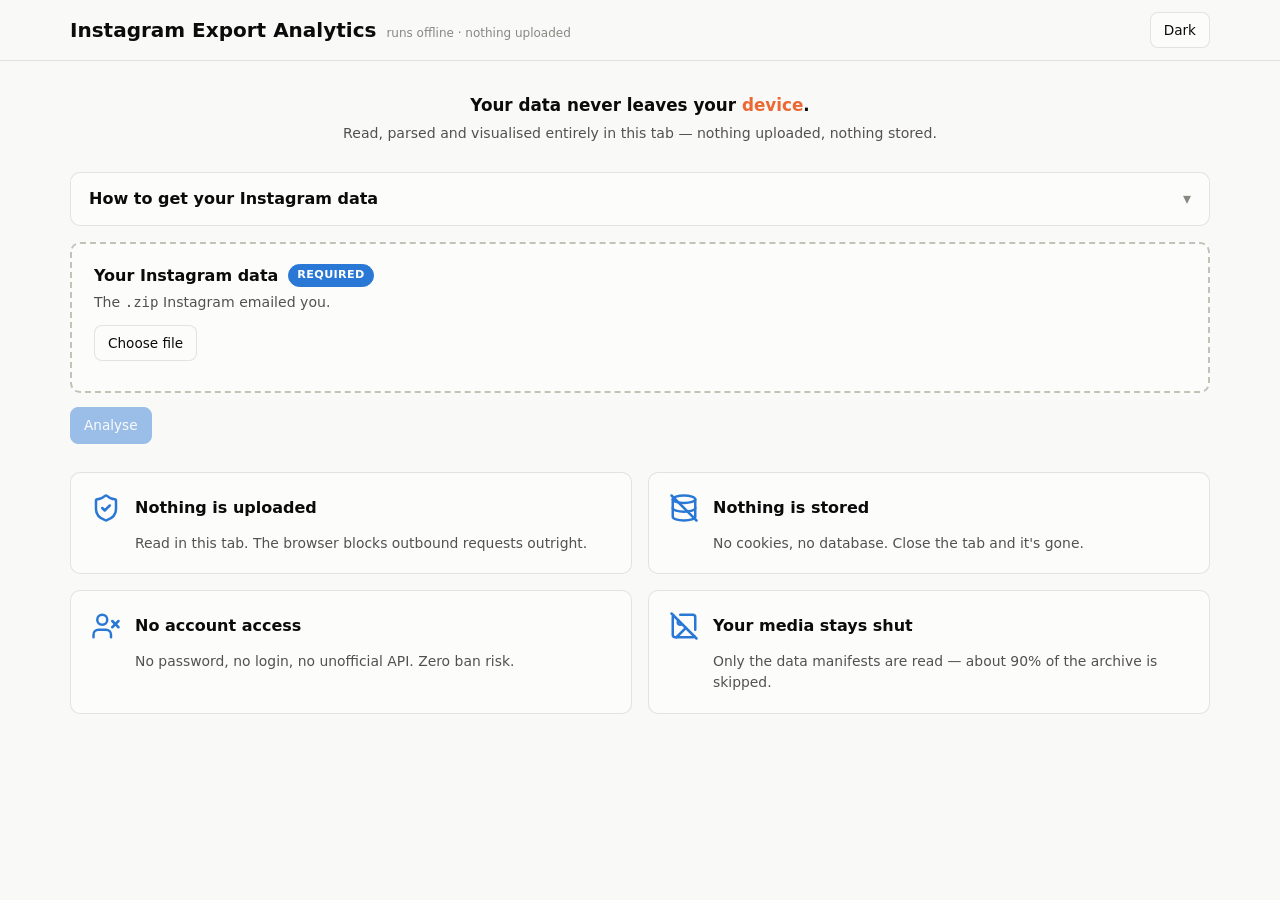
<file: insta-web-analytics/src/index.html>
<!doctype html>
<html lang="en">
<head>
<meta charset="utf-8">
<meta name="viewport" content="width=device-width, initial-scale=1">
<title>Instagram Export Analytics — offline, private</title>
<meta name="description" content="Turn your official Instagram data into a dashboard. Runs entirely in your browser: nothing is uploaded, nothing is stored.">
<meta name="color-scheme" content="light dark">

<!--
  connect-src 'none' is the guarantee worth reading twice: the browser itself
  blocks any network request this page might attempt, so "your data never
  leaves your machine" is enforced rather than merely promised. Verify it by
  opening DevTools → Network and processing an export — there are no entries.
-->
<meta http-equiv="Content-Security-Policy" content="
  default-src 'none';
  script-src 'self' 'unsafe-inline' blob:;
  worker-src 'self' blob:;
  style-src 'self' 'unsafe-inline';
  img-src 'self' data: blob:;
  font-src 'self';
  manifest-src 'self';
  connect-src 'none';
  form-action 'none';
  base-uri 'none'">

<link rel="stylesheet" href="css/base.css">
<link rel="manifest" href="manifest.webmanifest">
<link rel="icon" href="data:image/svg+xml,<svg xmlns='http://www.w3.org/2000/svg' viewBox='0 0 100 100'><text y='.9em' font-size='90'>📊</text></svg>">
</head>
<body>

<header class="topbar">
  <div class="topbar-inner">
    <div class="brand">
      <h1>Instagram Export Analytics</h1>
      <small>runs offline · nothing uploaded</small>
    </div>
    <button class="btn" id="theme" type="button">Dark</button>
  </div>
</header>

<main class="shell">

  <!-- ── intake ────────────────────────────────────────────────────────── -->
  <div id="intro" class="intro">

    <p class="claim-note">
      <span class="claim-lead">Your data never leaves your <span class="hl">device</span>.</span>
      <span class="claim-sub">Read, parsed and visualised entirely in this tab — nothing uploaded, nothing stored.</span>
    </p>

    <details class="steps-panel" id="steps">
      <summary>How to get your Instagram data</summary>
      <p class="sub">Instagram sends it by email, usually within a few hours.</p>
      <ol class="steps">
        <li>Instagram → your profile → <kbd>Settings</kbd> → <kbd>Accounts Centre</kbd>.</li>
        <li><kbd>Your information and permissions</kbd> → <kbd>Export your information</kbd>.</li>
        <li><kbd>Create export</kbd>, then choose your Instagram account.</li>
        <li><kbd>Export to device</kbd>.</li>
        <li>
          Set date range to the <kbd>complete timeline</kbd> — <strong>not</strong> "past year".
          <span class="hint">A shorter range gives you only the followers you gained inside it, while
            your following list stays complete — so the two can't be compared. Format JSON, media
            quality Low: photos and videos are never opened, so a smaller file works identically.</span>
        </li>
        <li>Submit, then wait for the email.</li>
        <li>Drop the <kbd>.zip</kbd> below, exactly as it arrived.</li>
      </ol>
    </details>

    <div class="intake">
      <section class="dropzone" id="drop-zip" aria-labelledby="drop-zip-title">
        <p class="dropzone-head">
          <span class="dropzone-title" id="drop-zip-title">Your Instagram data</span>
          <span class="badge badge--required">Required</span>
        </p>
        <p class="dropzone-hint">The <kbd>.zip</kbd> Instagram emailed you.</p>
        <div class="dropzone-actions">
          <button class="btn" id="choose-zip" type="button">Choose file</button>
        </div>
        <input id="pick-zip" type="file" accept=".zip" hidden>
        <div class="chips" id="chosen-zip"></div>
      </section>

      <section class="dropzone" id="drop-history" aria-labelledby="drop-history-title" hidden>
        <p class="dropzone-head">
          <span class="dropzone-title" id="drop-history-title">Compare with your last analysis</span>
          <span class="badge">Optional</span>
        </p>
        <p class="dropzone-hint">
          Not your first time here? Upload the <kbd>insta-history-*.json</kbd> you downloaded before.
        </p>
        <div class="dropzone-actions">
          <button class="btn" id="choose-history" type="button">Choose file</button>
        </div>
        <input id="pick-history" type="file" accept=".json" hidden>
        <div class="chips" id="chosen-history"></div>
      </section>
    </div>

    <div class="dropzone-actions dropzone-actions--start analyse-row">
      <button class="btn btn-primary" id="analyse" type="button" disabled>Analyse</button>
    </div>

    <div class="progress" id="progress" hidden>
      <div class="progress-track"><div class="progress-fill" id="progress-fill"></div></div>
      <p class="progress-label" id="progress-label"></p>
    </div>

    <div id="intake-error" hidden></div>

    <div class="features">
      <div class="feature-tile">
        <div class="feature-head">
          <svg class="feature-icon" viewBox="0 0 24 24" fill="none" stroke="currentColor" stroke-width="2" stroke-linecap="round" stroke-linejoin="round" aria-hidden="true">
            <path d="M20 13c0 5-3.5 7.5-7.66 8.95a1 1 0 0 1-.67-.01C7.5 20.5 4 18 4 13V6a1 1 0 0 1 1-1c2 0 4.5-1.2 6.24-2.72a1.17 1.17 0 0 1 1.52 0C14.51 3.81 17 5 19 5a1 1 0 0 1 1 1z"/>
            <path d="m9 12 2 2 4-4"/>
          </svg>
          <h3>Nothing is uploaded</h3>
        </div>
        <p>Read in this tab. The browser blocks outbound requests outright.</p>
      </div>
      <div class="feature-tile">
        <div class="feature-head">
          <svg class="feature-icon" viewBox="0 0 24 24" fill="none" stroke="currentColor" stroke-width="2" stroke-linecap="round" stroke-linejoin="round" aria-hidden="true">
            <ellipse cx="12" cy="5" rx="9" ry="3"/>
            <path d="M3 5v14a9 3 0 0 0 18 0V5"/>
            <path d="M3 12a9 3 0 0 0 18 0"/>
            <line x1="2" y1="2" x2="22" y2="22"/>
          </svg>
          <h3>Nothing is stored</h3>
        </div>
        <p>No cookies, no database. Close the tab and it's gone.</p>
      </div>
      <div class="feature-tile">
        <div class="feature-head">
          <svg class="feature-icon" viewBox="0 0 24 24" fill="none" stroke="currentColor" stroke-width="2" stroke-linecap="round" stroke-linejoin="round" aria-hidden="true">
            <path d="M16 21v-2a4 4 0 0 0-4-4H6a4 4 0 0 0-4 4v2"/>
            <circle cx="9" cy="7" r="4"/>
            <line x1="17" y1="8" x2="22" y2="13"/><line x1="22" y1="8" x2="17" y2="13"/>
          </svg>
          <h3>No account access</h3>
        </div>
        <p>No password, no login, no unofficial API. Zero ban risk.</p>
      </div>
      <div class="feature-tile">
        <div class="feature-head">
          <svg class="feature-icon" viewBox="0 0 24 24" fill="none" stroke="currentColor" stroke-width="2" stroke-linecap="round" stroke-linejoin="round" aria-hidden="true">
            <line x1="2" y1="2" x2="22" y2="22"/>
            <path d="M10.41 10.41a2 2 0 1 1-2.83-2.83"/>
            <line x1="13.5" y1="13.5" x2="6" y2="21"/>
            <path d="M3.59 3.59A2 2 0 0 0 3 5v14a2 2 0 0 0 2 2h14c.55 0 1.05-.22 1.41-.59"/>
            <path d="M21 15V5a2 2 0 0 0-2-2H9"/>
          </svg>
          <h3>Your media stays shut</h3>
        </div>
        <p>Only the data manifests are read — about 90% of the archive is skipped.</p>
      </div>
    </div>
  </div>

  <!-- ── dashboard ─────────────────────────────────────────────────────── -->
  <div id="dashboard" hidden>
    <!-- Navigation, not a tablist: the bar groups sections behind menus (see
         GROUPS in main.js) and a tablist may only contain tabs. -->
    <div class="tabs" id="tabs" role="navigation" aria-label="Analysis sections"></div>
    <div id="panel" role="region" aria-label="Analysis" tabindex="0"></div>
    <div class="reminder" id="reminder" hidden></div>
  </div>

</main>

<script type="module" src="js/main.js"></script>
</body>
</html>
</file>
<file: insta-web-analytics/src/css/base.css>
/* base.css — design tokens, layout primitives, theming.
 *
 * Palette values come from the validated reference instance: the categorical
 * slots clear the CVD, chroma, lightness and normal-vision gates in both modes
 * (worst adjacent pair ΔE 9.2 light / 9.4 dark). Light-mode aqua sits below
 * 3:1 on the surface, so charts using it must ship the table view — that is
 * why every chart card has a table toggle rather than it being optional. */

:root {
  color-scheme: light;

  --surface-1: #fcfcfb;
  --plane: #f9f9f7;
  --text-primary: #0b0b0b;
  --text-secondary: #52514e;
  --text-muted: #898781;
  --gridline: #e1e0d9;
  --baseline: #c3c2b7;
  --border: rgba(11, 11, 11, 0.1);
  --shadow: 0 1px 2px rgba(11, 11, 11, 0.04), 0 4px 16px rgba(11, 11, 11, 0.04);

  --series-1: #2a78d6;
  --series-2: #eb6834;
  --series-3: #1baf7a;

  /* Sequential blue, light→dark, for the activity heatmap. */
  --seq-100: #cde2fb;
  --seq-250: #86b6ef;
  --seq-400: #3987e5;
  --seq-550: #1c5cab;
  --seq-700: #0d366b;

  --good: #0ca30c;
  --warning: #fab219;
  --serious: #ec835a;
  --critical: #d03b3b;
  --success-text: #006300;

  --radius: 10px;
  --gap: 16px;
  --sans: system-ui, -apple-system, 'Segoe UI', sans-serif;
  --mono: ui-monospace, SFMono-Regular, Menlo, Consolas, monospace;
}

@media (prefers-color-scheme: dark) {
  :root:not([data-theme='light']) {
    color-scheme: dark;
    --surface-1: #1a1a19;
    --plane: #0d0d0d;
    --text-primary: #ffffff;
    --text-secondary: #c3c2b7;
    --text-muted: #898781;
    --gridline: #2c2c2a;
    --baseline: #383835;
    --border: rgba(255, 255, 255, 0.1);
    --shadow: none;
    --series-1: #3987e5;
    --series-2: #d95926;
    --series-3: #199e70;
    --seq-100: #0d366b;
    --seq-250: #184f95;
    --seq-400: #256abf;
    --seq-550: #3987e5;
    --seq-700: #86b6ef;
    --success-text: #0ca30c;
  }
}

:root[data-theme='dark'] {
  color-scheme: dark;
  --surface-1: #1a1a19;
  --plane: #0d0d0d;
  --text-primary: #ffffff;
  --text-secondary: #c3c2b7;
  --text-muted: #898781;
  --gridline: #2c2c2a;
  --baseline: #383835;
  --border: rgba(255, 255, 255, 0.1);
  --shadow: none;
  --series-1: #3987e5;
  --series-2: #d95926;
  --series-3: #199e70;
  --seq-100: #0d366b;
  --seq-250: #184f95;
  --seq-400: #256abf;
  --seq-550: #3987e5;
  --seq-700: #86b6ef;
  --success-text: #0ca30c;
}

* { box-sizing: border-box; }

body {
  margin: 0;
  font-family: var(--sans);
  background: var(--plane);
  color: var(--text-primary);
  line-height: 1.5;
  -webkit-text-size-adjust: 100%;
}

h1, h2, h3 { line-height: 1.25; margin: 0; font-weight: 600; }
h1 { font-size: 1.25rem; }
h2 { font-size: 1.05rem; }
h3 { font-size: 0.9rem; }
p { margin: 0 0 0.75em; }
a { color: var(--series-1); }

.shell { max-width: 1180px; margin: 0 auto; padding: 0 20px 80px; }

/* ── header ─────────────────────────────────────────────────────────── */
.topbar {
  position: sticky;
  top: 0;
  z-index: 20;
  background: color-mix(in srgb, var(--plane) 92%, transparent);
  backdrop-filter: blur(8px);
  border-bottom: 1px solid var(--border);
}
.topbar-inner {
  max-width: 1180px;
  margin: 0 auto;
  padding: 12px 20px;
  display: flex;
  align-items: center;
  gap: 12px;
  flex-wrap: wrap;
}
.brand { display: flex; align-items: baseline; gap: 10px; margin-right: auto; }
.brand small { color: var(--text-muted); font-size: 0.75rem; }

.btn {
  font: inherit;
  font-size: 0.85rem;
  padding: 7px 13px;
  border-radius: 8px;
  border: 1px solid var(--border);
  background: var(--surface-1);
  color: var(--text-primary);
  cursor: pointer;
  white-space: nowrap;
}
.btn:hover { border-color: var(--baseline); }
.btn:focus-visible { outline: 2px solid var(--series-1); outline-offset: 2px; }
.btn-primary { background: var(--series-1); border-color: var(--series-1); color: #fff; }
.btn-primary:hover { filter: brightness(1.08); }
.btn[disabled] { opacity: 0.45; cursor: not-allowed; }

/* ── drop zone ──────────────────────────────────────────────────────── */
.intro { padding: 32px 0 0; }

/* ── claim ──────────────────────────────────────────────────────────── */
/* Centred and unboxed. The single promise this page has to make lands
 * harder as a statement than as another bordered panel. */
.claim-note {
  max-width: 42rem;
  margin: 0 auto 28px;
  text-align: center;
}
.claim-lead { display: block; font-weight: 600; font-size: 1.05rem; color: var(--text-primary); }
.claim-sub { display: block; margin-top: 4px; font-size: 0.88rem; color: var(--text-secondary); }
.hl { color: var(--series-2); }

/* ── export steps ───────────────────────────────────────────────────── */
.steps-panel {
  border: 1px solid var(--border);
  border-radius: var(--radius);
  background: var(--surface-1);
  padding: 14px 18px;
  margin-bottom: var(--gap);
}
.steps-panel > summary {
  cursor: pointer; font-weight: 600; list-style: none;
  display: flex; align-items: center; gap: 8px;
}
.steps-panel > summary::-webkit-details-marker { display: none; }
.steps-panel > summary::after {
  content: "▾"; margin-left: auto; color: var(--text-muted); transition: transform 0.15s;
}
.steps-panel[open] > summary::after { transform: rotate(180deg); }
.steps-panel .sub { color: var(--text-secondary); font-size: 0.84rem; margin: 6px 0 0; }

.steps { counter-reset: step; list-style: none; margin: 14px 0 0; padding: 0; display: grid; gap: 2px; }
.steps li {
  counter-increment: step; position: relative;
  padding: 8px 0 8px 38px; font-size: 0.9rem;
  border-bottom: 1px solid var(--gridline);
}
.steps li:last-child { border-bottom: 0; }
.steps li::before {
  content: counter(step); position: absolute; left: 0; top: 7px;
  width: 26px; height: 26px; border-radius: 50%; display: grid; place-items: center;
  font-size: 0.76rem; font-weight: 700; background: var(--series-1); color: #fff;
}
.steps kbd {
  font: inherit; font-weight: 600; color: var(--text-primary);
  background: var(--plane); border: 1px solid var(--border);
  border-radius: 5px; padding: 1px 6px; font-size: 0.86em;
}
.steps .hint { display: block; margin-top: 3px; color: var(--text-secondary); font-size: 0.83rem; }

/* ── intake ─────────────────────────────────────────────────────────── */
/* Two zones: the export is required, the history file only means anything
 * once there is an export to compare it with, so it is revealed after. */
.intake { display: grid; gap: 12px; }
.dropzone {
  border: 2px dashed var(--baseline);
  border-radius: var(--radius);
  background: var(--surface-1);
  padding: 20px 22px;
  transition: border-color 0.15s, background 0.15s;
}
.dropzone.is-over { border-color: var(--series-1); background: color-mix(in srgb, var(--series-1) 6%, var(--surface-1)); }
.dropzone-head { display: flex; align-items: center; gap: 10px; margin: 0 0 4px; flex-wrap: wrap; }
.dropzone-title { font-weight: 700; font-size: 1rem; }
.dropzone-hint { color: var(--text-secondary); font-size: 0.88rem; margin: 0; max-width: 62ch; }
.dropzone-actions { display: flex; gap: 10px; justify-content: center; margin-top: 12px; flex-wrap: wrap; }
.dropzone-actions--start { justify-content: flex-start; }
/* Inside a zone the button belongs under its own heading. */
.dropzone .dropzone-actions { justify-content: flex-start; }
.analyse-row { margin-top: 14px; }

.badge {
  font-size: 0.7rem; font-weight: 700; letter-spacing: 0.03em; text-transform: uppercase;
  padding: 2px 8px; border-radius: 999px;
  background: var(--plane); border: 1px solid var(--border); color: var(--text-secondary);
}
.badge--required { background: var(--series-1); border-color: var(--series-1); color: #fff; }

.chips { display: flex; gap: 8px; flex-wrap: wrap; margin-top: 10px; }
.filechip {
  display: inline-flex; align-items: center; gap: 8px;
  font-size: 0.82rem; color: var(--text-secondary);
  background: var(--plane); border: 1px solid var(--border);
  border-radius: 999px; padding: 4px 12px;
}

/* ── feature tiles ──────────────────────────────────────────────────── */
.features {
  display: grid; grid-template-columns: repeat(auto-fit, minmax(min(400px, 100%), 1fr));
  gap: 16px; margin-top: 28px;
}
.feature-tile {
  background: var(--surface-1); border: 1px solid var(--border);
  border-radius: var(--radius); padding: 20px;
  transition: background-color 0.2s ease-in-out, transform 0.2s ease-in-out;
}
.feature-tile:hover {
  transform: translateY(-3px);
  background-color: color-mix(in srgb, var(--series-1) 12%, var(--surface-1));
}
.feature-head { display: flex; align-items: center; gap: 14px; margin-bottom: 10px; }
.feature-icon { width: 30px; height: 30px; flex: none; color: var(--series-1); }
.feature-tile h3 { font-size: 1rem; font-weight: 700; }
.feature-tile p { margin: 0; padding-left: 44px; font-size: 0.87rem; color: var(--text-secondary); }

/* ── progress ───────────────────────────────────────────────────────── */
.progress { margin-top: 22px; }
.progress-track { height: 5px; border-radius: 999px; background: var(--gridline); overflow: hidden; }
.progress-fill { height: 100%; background: var(--series-1); width: 0; transition: width 0.2s; }
.progress-label { font-size: 0.82rem; color: var(--text-secondary); margin-top: 8px; }

/* ── tabs ───────────────────────────────────────────────────────────── */
/*
 * Sections are grouped into menus (see GROUPS in main.js) so the bar fits on
 * one line. It wraps rather than scrolls: a horizontal scroller hid whole
 * sections behind a gesture most people never try, and on a narrow screen it
 * put a second scrollbar inside a page that already had one.
 */
.tabs {
  display: flex; flex-wrap: wrap; gap: 2px; padding: 10px 0 0;
  border-bottom: 1px solid var(--gridline);
}
.tab {
  font: inherit; font-size: 0.85rem; white-space: nowrap;
  padding: 8px 13px; border: 0; border-radius: 8px 8px 0 0;
  background: transparent; color: var(--text-secondary); cursor: pointer;
  /* The underline sits ON the bar's own rule rather than under it, so the
     selected tab reads as one line and not two stacked ones. */
  border-bottom: 2px solid transparent; margin-bottom: -1px;
}
.tab:hover { color: var(--text-primary); }
.tab[aria-current='true'],
.tab.is-active { color: var(--text-primary); border-bottom-color: var(--series-1); font-weight: 600; }
.tab:focus-visible { outline: 2px solid var(--series-1); outline-offset: -2px; }

.tabgroup { position: relative; display: flex; }
/* The caret is generated, not markup: a strict style-src blocks inline styles
   and this keeps the trigger a plain text button. */
.tab-parent::after {
  content: '▾'; font-size: 0.7em; margin-left: 6px; opacity: 0.75;
}
.tab-parent[aria-expanded='true']::after { opacity: 1; }

.tabmenu {
  display: none; position: absolute; top: 100%; left: 0; z-index: 40;
  min-width: 190px; padding: 5px; margin-top: 1px;
  background: var(--surface-1); border: 1px solid var(--border);
  border-radius: var(--radius); box-shadow: 0 6px 24px rgba(0, 0, 0, 0.16);
}
.tab-parent[aria-expanded='true'] + .tabmenu { display: block; }

.tabitem {
  display: block; width: 100%; text-align: left; font: inherit;
  font-size: 0.85rem; padding: 7px 10px; border: 0; border-radius: 7px;
  background: transparent; color: var(--text-secondary); cursor: pointer;
  white-space: nowrap;
}
.tabitem:hover { background: color-mix(in srgb, var(--series-1) 8%, transparent); color: var(--text-primary); }
.tabitem[aria-current='true'] { color: var(--series-1); font-weight: 600; }
.tabitem:focus-visible { outline: 2px solid var(--series-1); outline-offset: -2px; }

/* A menu that opens past the right edge would be unreachable, so the last
   group in the bar hangs its panel from the right instead. */
.tabgroup:last-child .tabmenu { left: auto; right: 0; }

/* ── cards & tiles ──────────────────────────────────────────────────── */
.grid { display: grid; gap: var(--gap); }
.cols-2 { grid-template-columns: repeat(auto-fit, minmax(320px, 1fr)); }
.cols-3 { grid-template-columns: repeat(auto-fit, minmax(230px, 1fr)); }
.cols-4 { grid-template-columns: repeat(auto-fit, minmax(170px, 1fr)); }

.card {
  background: var(--surface-1); border: 1px solid var(--border);
  border-radius: var(--radius); padding: 16px; box-shadow: var(--shadow);
  min-width: 0;
}
.card > header { display: flex; align-items: baseline; gap: 10px; margin-bottom: 4px; }
.card > header h3 { margin-right: auto; }
.card .sub { font-size: 0.78rem; color: var(--text-muted); margin-bottom: 12px; }

/* ── profile header ─────────────────────────────────────────────────── */
.profile-head {
  display: grid;
  grid-template-columns: 1fr auto;
  align-items: start;
  gap: 8px 16px;
  margin: 24px 0 18px;
}
/* Avatar sits inside the identity block rather than in its own grid column, so
 * the header collapses to exactly its old layout when there is no picture. */
.profile-id { grid-column: 1; display: flex; align-items: center; gap: 14px; }
.profile-id h2 { font-size: 1.5rem; letter-spacing: -0.01em; }
.profile-avatar {
  width: 64px; height: 64px; flex: none;
  border-radius: 50%; object-fit: cover;
  border: 1px solid var(--border); background: var(--surface-2);
}
.profile-handle {
  margin: 2px 0 0; font-family: var(--mono);
  font-size: 0.86rem; color: var(--text-secondary);
}
.profile-generated {
  grid-column: 2; grid-row: 1; margin: 0;
  font-size: 0.8rem; color: var(--text-muted); text-align: right; white-space: nowrap;
}
.profile-chips {
  grid-column: 1 / -1;
  display: flex; flex-wrap: wrap; gap: 8px; margin-top: 4px;
}
.chip {
  display: inline-flex; align-items: center; gap: 6px;
  font-size: 0.78rem; color: var(--text-secondary);
  background: var(--surface-1); border: 1px solid var(--border);
  border-radius: 999px; padding: 3px 10px;
}
.chip-icon { width: 13px; height: 13px; flex: none; }
/* A sliced window caveats every number under it, so it must not read as
 * ordinary metadata. */
.chip--warn {
  color: var(--warning); border-color: currentColor;
  background: color-mix(in srgb, var(--warning) 10%, var(--surface-1));
}

@media (max-width: 560px) {
  .profile-head { grid-template-columns: 1fr; }
  .profile-generated { grid-column: 1; grid-row: auto; text-align: left; }
}

.tile { display: flex; flex-direction: column; gap: 2px; }
.delta-arrow { font-size: 0.72em; margin-right: 2px; }
.tile .label { font-size: 0.78rem; color: var(--text-secondary); }
/* Proportional figures: tabular-nums makes a display-size number look loose. */
.tile .value { font-size: 1.7rem; font-weight: 600; letter-spacing: -0.02em; }
.tile .delta { font-size: 0.78rem; color: var(--text-muted); }
.tile .delta.up { color: var(--success-text); }
.tile .delta.down { color: var(--critical); }
.tile .delta.flat { color: var(--text-muted); }

/* Tiles that open a list are real buttons, so they need the text alignment and
 * cursor a button does not inherit from .card. With no label saying so, the
 * hover state is what tells you the whole box is the link. */
.tile-link {
  text-align: left; font: inherit; cursor: pointer; width: 100%;
  color: inherit; appearance: none; transition: border-color 0.12s, color 0.12s;
}
.tile-link:hover { border-color: var(--series-1); }
.tile-link:hover .value { color: var(--series-1); }
.tile-link:focus-visible { outline: 2px solid var(--series-1); outline-offset: 2px; }

.hero { font-size: 3rem; font-weight: 600; letter-spacing: -0.03em; line-height: 1.05; }

/* ── tables ─────────────────────────────────────────────────────────── */
/*
 * A capped, scrolling viewport rather than a table as tall as its row count —
 * several of these run to 100 rows and pushed everything below them off screen.
 *
 * It also makes `position: sticky` on the header work. With no vertical scroll
 * container the header stuck to the *viewport* and slid under the topbar; now
 * it sticks to this box, which is what it was always meant to do.
 */
.tablewrap { overflow: auto; max-height: 26rem; overscroll-behavior: contain; }
table { border-collapse: collapse; width: 100%; font-size: 0.85rem; }
th, td { text-align: left; padding: 7px 10px; border-bottom: 1px solid var(--gridline); }
th {
  font-weight: 600; color: var(--text-secondary); font-size: 0.78rem;
  position: sticky; top: 0; z-index: 1; background: var(--surface-1);
  cursor: pointer; white-space: nowrap;
}
th[aria-sort='ascending']::after { content: ' ↑'; }
th[aria-sort='descending']::after { content: ' ↓'; }
td.num, th.num { text-align: right; font-variant-numeric: tabular-nums; }
tbody tr:hover { background: color-mix(in srgb, var(--series-1) 5%, transparent); }
.tablefilter {
  font: inherit; font-size: 0.82rem; padding: 6px 10px; width: 100%; max-width: 260px;
  border: 1px solid var(--border); border-radius: 7px;
  background: var(--plane); color: var(--text-primary); margin-bottom: 10px;
}

.handle { font-family: var(--mono); font-size: 0.82rem; }
.muted { color: var(--text-muted); }
.empty { color: var(--text-muted); font-size: 0.85rem; padding: 12px 0; }

/* ── chart chrome ───────────────────────────────────────────────────── */
/*
 * Charts are repainted at the host's measured width (see `responsive` in
 * charts.js), so one user unit is one pixel and this font-size is the size the
 * label actually renders at. Before that it was scaled down with the viewBox to
 * roughly 4.5px in a two-up card.
 */
.chart-host { width: 100%; }
.chart { width: 100%; display: block; overflow: visible; }
.chart text { font-family: var(--sans); font-size: 13px; fill: var(--text-muted); }
.chart .axis-line { stroke: var(--baseline); stroke-width: 1; }
.chart .grid-line { stroke: var(--gridline); stroke-width: 1; }
/* The one number a gauge exists to show; everything else on it is a label. */
.chart text.gauge-value {
  font-size: 2rem; font-weight: 650; fill: var(--text-primary);
  font-variant-numeric: tabular-nums;
}

.legend { display: flex; flex-wrap: wrap; gap: 12px; margin-top: 10px; font-size: 0.78rem; color: var(--text-secondary); }
.legend span { display: inline-flex; align-items: center; gap: 6px; }
.legend i { width: 10px; height: 10px; border-radius: 3px; display: inline-block; }

.chart-toggle { font-size: 0.75rem; padding: 3px 9px; }

.tooltip {
  position: fixed; z-index: 60; pointer-events: none;
  background: var(--surface-1); border: 1px solid var(--border);
  border-radius: 8px; padding: 7px 10px; font-size: 0.78rem;
  box-shadow: 0 4px 20px rgba(0, 0, 0, 0.18); max-width: 280px;
  opacity: 0; transition: opacity 0.1s;
}
.tooltip.show { opacity: 1; }
.tooltip b { font-weight: 600; }

/* ── notices ────────────────────────────────────────────────────────── */
.notice {
  border-left: 3px solid var(--series-1); background: var(--surface-1);
  border-radius: 0 var(--radius) var(--radius) 0; padding: 12px 16px;
  font-size: 0.85rem; color: var(--text-secondary);
  border-top: 1px solid var(--border); border-right: 1px solid var(--border);
  border-bottom: 1px solid var(--border);
}
.notice strong { color: var(--text-primary); }
.notice.warn { border-left-color: var(--warning); }
.notice.danger { border-left-color: var(--critical); }

.reminder {
  position: sticky; bottom: 0; z-index: 30;
  background: var(--surface-1); border: 1px solid var(--border);
  border-left: 3px solid var(--warning);
  border-radius: var(--radius); padding: 12px 16px; margin-top: var(--gap);
  display: flex; align-items: center; gap: 14px; flex-wrap: wrap;
  box-shadow: 0 -2px 16px rgba(0, 0, 0, 0.08); font-size: 0.85rem;
}
.reminder p { margin: 0; margin-right: auto; }

/* The reminder is sticky, so the last of the panel would sit permanently
 * behind it. Reserve its height only while it is actually shown. */
#dashboard:has(.reminder:not([hidden])) #panel { padding-bottom: 84px; }

.sev { display: inline-block; width: 9px; height: 9px; border-radius: 50%; flex: none; }
.sev-critical { background: var(--critical); }
.sev-high { background: var(--serious); }
.sev-medium { background: var(--warning); }
.sev-low { background: var(--good); }

.finding { display: flex; gap: 11px; padding: 12px 0; border-bottom: 1px solid var(--gridline); }
.finding:last-child { border-bottom: 0; }
.finding .sev { margin-top: 6px; }
.finding h4 { margin: 0 0 3px; font-size: 0.88rem; font-weight: 600; }
.finding p { margin: 0 0 4px; font-size: 0.83rem; color: var(--text-secondary); }
.finding code { font-family: var(--mono); font-size: 0.72rem; color: var(--text-muted); word-break: break-all; }
/* The privacy notice lists full export paths. Unbroken, the longest of them
 * widened the whole page by ~50px on a 360px screen. */
.notice code { word-break: break-all; overflow-wrap: anywhere; }

.pill {
  display: inline-block; font-size: 0.72rem; padding: 2px 8px; border-radius: 999px;
  background: var(--plane); border: 1px solid var(--border); color: var(--text-secondary);
}
.pill.good { color: var(--success-text); border-color: currentColor; }

/* ── state switch ───────────────────────────────────────────────────── */
/*
 * A setting's value, drawn as a disabled segmented switch (see stateSwitch in
 * ui.js). Not interactive: this is a read of an export, not a control panel.
 * Both labels stay legible because the active one is marked by fill AND by
 * weight/colour contrast, so it survives greyscale and print.
 */
.switch {
  display: inline-flex; align-items: center; gap: 2px;
  padding: 2px; border-radius: 999px;
  background: var(--plane); border: 1px solid var(--border);
  vertical-align: middle;
}
.switch-opt {
  font-size: 0.72rem; line-height: 1.5; padding: 1px 9px; border-radius: 999px;
  color: var(--text-muted); white-space: nowrap;
}
.switch-opt.is-active { background: var(--text-secondary); color: var(--surface-1); font-weight: 600; }
.switch.is-good .switch-opt.is-active { background: var(--good); color: #fff; }
.switch.is-bad .switch-opt.is-active { background: var(--critical); color: #fff; }
/* Unknown: no segment claims to be the answer. */
.switch.is-unknown { border-style: dashed; }
.switch.is-unknown .switch-opt { opacity: 0.55; }

.switch-wrap { display: inline-flex; align-items: center; gap: 7px; flex-wrap: wrap; }
.switch-raw { font-family: var(--mono); font-size: 0.72rem; color: var(--text-muted); }

.section { margin-top: 22px; }
.section > h2 { margin-bottom: 4px; }
.section > .sub { font-size: 0.83rem; color: var(--text-secondary); margin-bottom: 14px; max-width: 78ch; }
/*
 * Space between a section's content blocks.
 *
 * `section()` spreads its children as bare siblings, so a section holding two
 * grids — or a grid then a card — used to render them touching with a 0px gap,
 * two bordered panels welding into one slab. Four sections shipped that way
 * (Growth twice, Posts, Privacy audit) because the old fix was an opt-in
 * `.stack` class that is easy to forget. This makes the spacing structural, so
 * a new section cannot reintroduce the bug.
 *
 * The h2/.sub exclusions matter: the heading and subtitle carry their own
 * margin-bottom above, and a blanket `* + *` would push the subtitle away from
 * its heading. Scoped with `>` so a `.sub` inside a nested card is untouched.
 */
.section > :not(h2):not(.sub) + :not(h2):not(.sub) { margin-top: var(--gap); }

@media (max-width: 640px) {
  .shell { padding: 0 14px 60px; }
  .hero { font-size: 2.2rem; }
  .tile .value { font-size: 1.4rem; }
}

@media print {
  .topbar, .tabs, .reminder, .chart-toggle { display: none; }
}
</file>
